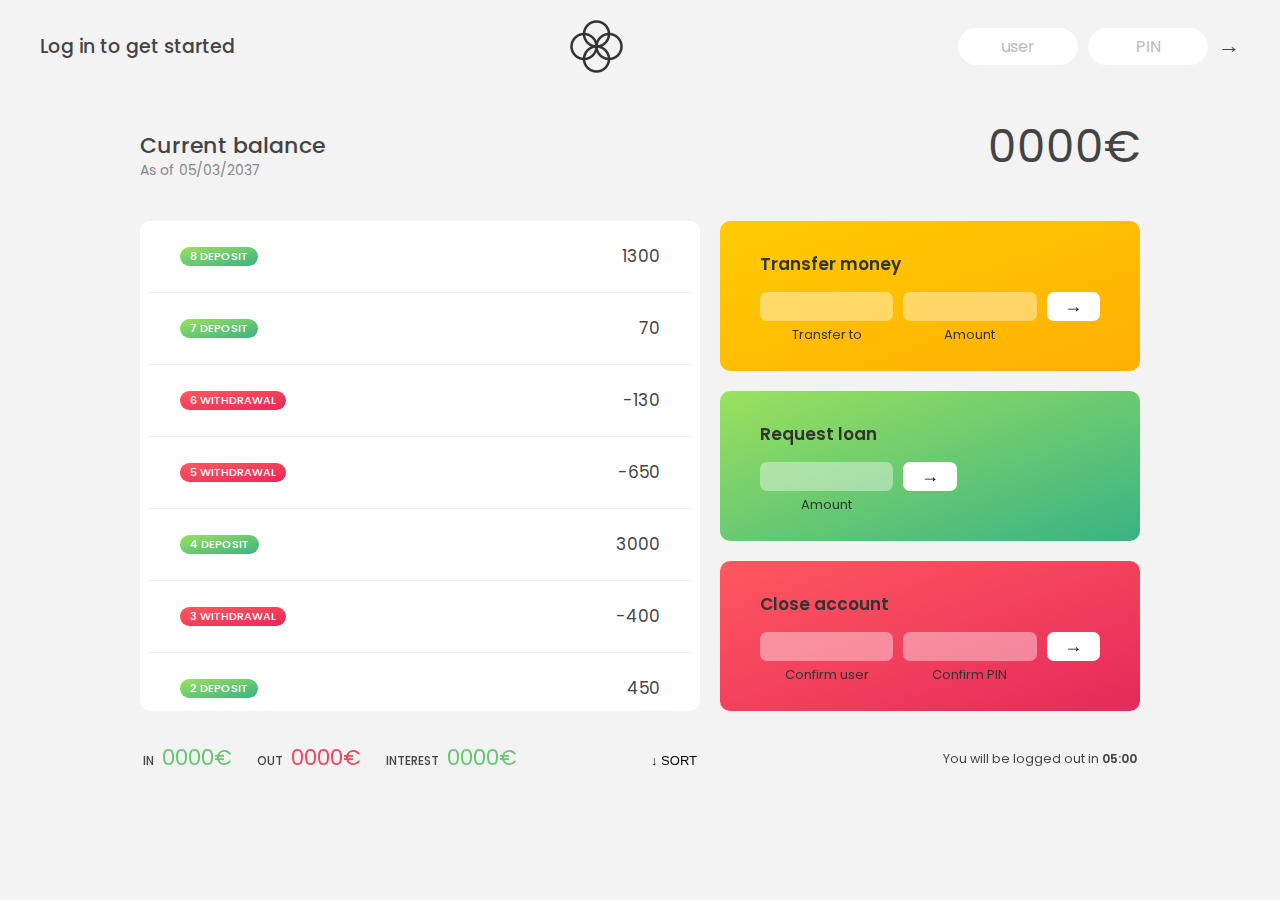
<file: Array_deepDive/index.html>
<!DOCTYPE html>
<html lang="en">
  <head>
    <meta charset="UTF-8" />
    <meta name="viewport" content="width=device-width, initial-scale=1.0" />
    <meta http-equiv="X-UA-Compatible" content="ie=edge" />
    <link rel="shortcut icon" type="image/png" href="/icon.png" />

    <link href="https://fonts.googleapis.com/css?family=Poppins:400,500,600&display=swap" rel="stylesheet" />

    <link rel="stylesheet" href="style.css" />
    <title>Bankist</title>
  </head>
  <body>
    <!-- TOP NAVIGATION -->
    <nav>
      <p class="welcome">Log in to get started</p>
      <img src="logo.png" alt="Logo" class="logo" />
      <form class="login">
        <input type="text" placeholder="user" class="login__input login__input--user" />
        <!-- In practice, use type="password" -->
        <input type="text" placeholder="PIN" maxlength="4" class="login__input login__input--pin" />
        <button class="login__btn">&rarr;</button>
      </form>
    </nav>

    <main class="app">
      <!-- BALANCE -->
      <div class="balance">
        <div>
          <p class="balance__label">Current balance</p>
          <p class="balance__date">As of <span class="date">05/03/2037</span></p>
        </div>
        <p class="balance__value">0000€</p>
      </div>

      <!-- MOVEMENTS -->
      <div class="movements">
        <div class="movements__row">
          <div class="movements__type movements__type--deposit">2 deposit</div>
          <div class="movements__date">3 days ago</div>
          <div class="movements__value">4 000€</div>
        </div>
        <div class="movements__row">
          <div class="movements__type movements__type--withdrawal">1 withdrawal</div>
          <div class="movements__date">24/01/2037</div>
          <div class="movements__value">-378€</div>
        </div>
      </div>

      <!-- SUMMARY -->
      <div class="summary">
        <p class="summary__label">In</p>
        <p class="summary__value summary__value--in">0000€</p>
        <p class="summary__label">Out</p>
        <p class="summary__value summary__value--out">0000€</p>
        <p class="summary__label">Interest</p>
        <p class="summary__value summary__value--interest">0000€</p>
        <button class="btn--sort">&downarrow; SORT</button>
      </div>

      <!-- OPERATION: TRANSFERS -->
      <div class="operation operation--transfer">
        <h2>Transfer money</h2>
        <form class="form form--transfer">
          <input type="text" class="form__input form__input--to" />
          <input type="number" class="form__input form__input--amount" />
          <button class="form__btn form__btn--transfer">&rarr;</button>
          <label class="form__label">Transfer to</label>
          <label class="form__label">Amount</label>
        </form>
      </div>

      <!-- OPERATION: LOAN -->
      <div class="operation operation--loan">
        <h2>Request loan</h2>
        <form class="form form--loan">
          <input type="number" class="form__input form__input--loan-amount" />
          <button class="form__btn form__btn--loan">&rarr;</button>
          <label class="form__label form__label--loan">Amount</label>
        </form>
      </div>

      <!-- OPERATION: CLOSE -->
      <div class="operation operation--close">
        <h2>Close account</h2>
        <form class="form form--close">
          <input type="text" class="form__input form__input--user" />
          <input type="password" maxlength="6" class="form__input form__input--pin" />
          <button class="form__btn form__btn--close">&rarr;</button>
          <label class="form__label">Confirm user</label>
          <label class="form__label">Confirm PIN</label>
        </form>
      </div>

      <!-- LOGOUT TIMER -->
      <p class="logout-timer">You will be logged out in <span class="timer">05:00</span></p>
    </main>

    <!-- <footer>
      &copy; by Jonas Schmedtmann. Don't claim as your own :)
    </footer> -->

    <script src="script.js"></script>
  </body>
</html>
</file>
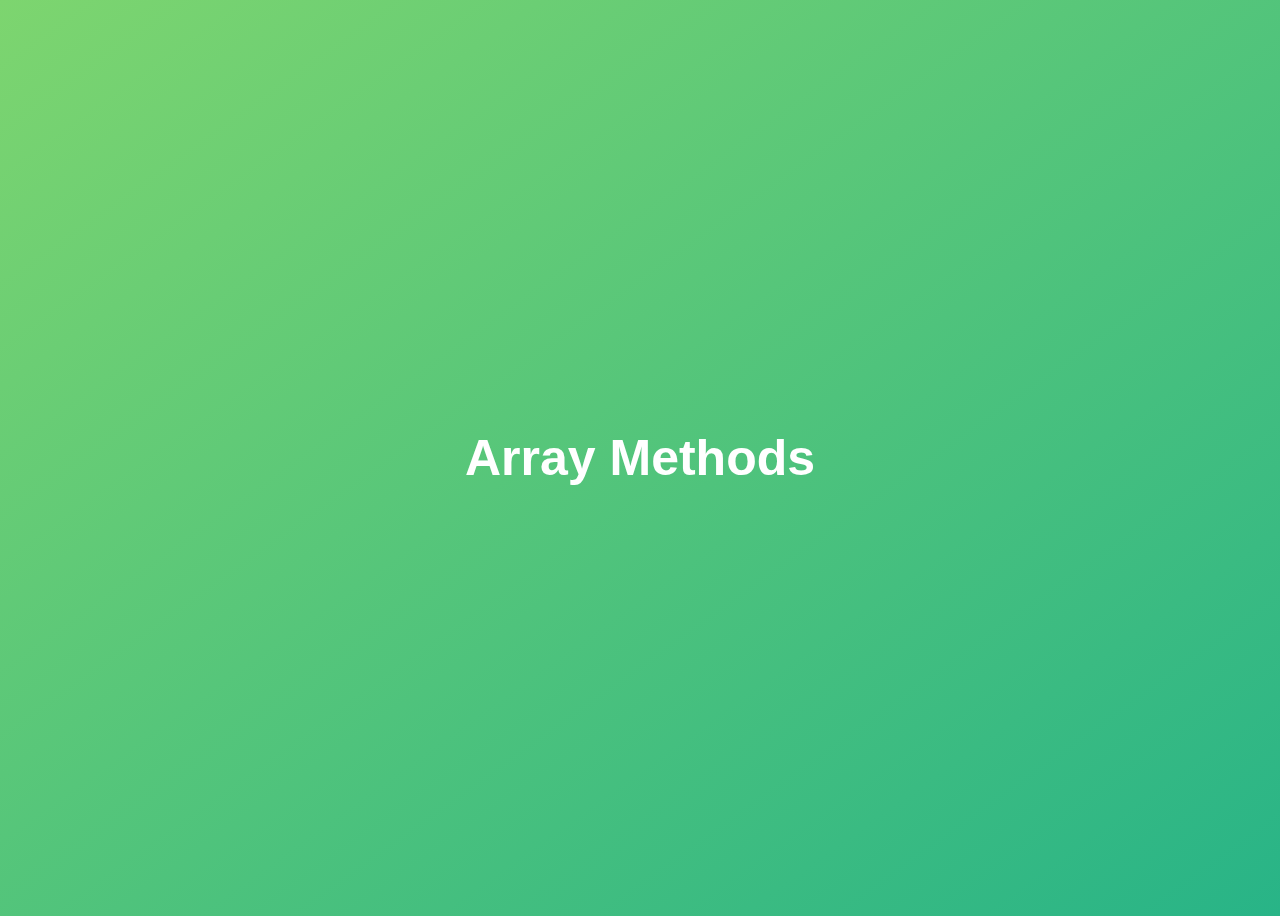
<file: arrayMethods/index.html>
<!DOCTYPE html>
<html lang="en">
  <head>
    <meta charset="UTF-8" />
    <meta name="viewport" content="width=device-width, initial-scale=1.0" />
    <meta http-equiv="X-UA-Compatible" content="ie=edge" />
    <title>Data Structures and Modern Operators</title>
    <style>
      body {
        height: 100vh;
        display: flex;
        align-items: center;
        background: linear-gradient(to top left, #28b487, #7dd56f);
      }
      h1 {
        font-family: sans-serif;
        font-size: 50px;
        line-height: 1.3;
        width: 100%;
        padding: 30px;
        text-align: center;
        color: white;
      }
      button {
        width: 50px;
        height: 20px;
        margin: 10px;
      }
      textarea {
        width: 300px;
        height: 100px;
      }
    </style>
  </head>
  <body>
    <h1>Array Methods</h1>
    <script src="/arrayMethods/index.js"></script>
  </body>
</html>
</file>
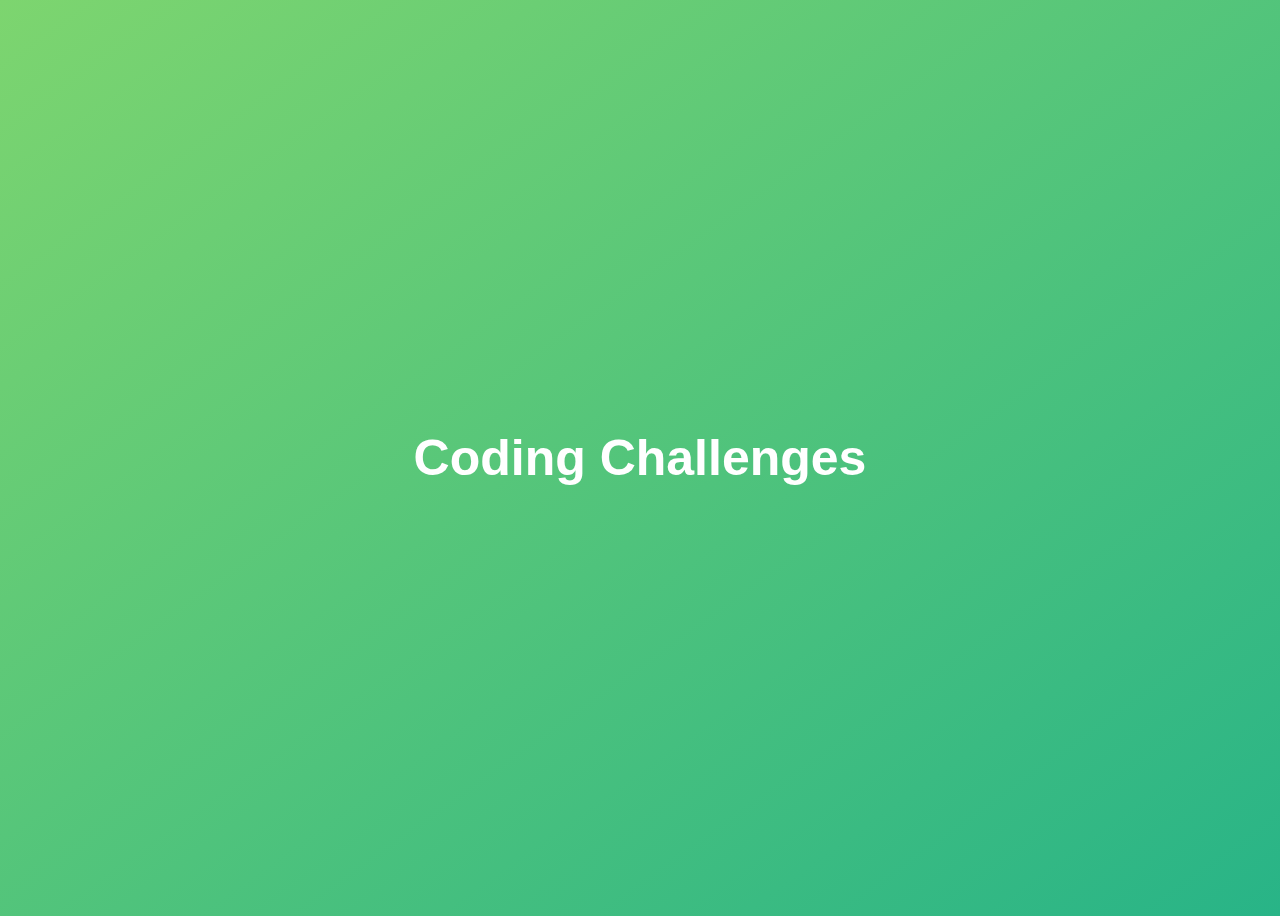
<file: codingChallenges/index.html>
<!DOCTYPE html>
<html lang="en">
  <head>
    <meta charset="UTF-8" />
    <meta name="viewport" content="width=device-width, initial-scale=1.0" />
    <meta http-equiv="X-UA-Compatible" content="ie=edge" />
    <title>Coding Challenges</title>
    <style>
      body {
        height: 100vh;
        display: flex;
        align-items: center;
        background: linear-gradient(to top left, #28b487, #7dd56f);
      }
      h1 {
        font-family: sans-serif;
        font-size: 50px;
        line-height: 1.3;
        width: 100%;
        padding: 30px;
        text-align: center;
        color: white;
      }
      button {
        width: 50px;
        height: 20px;
        margin: 10px;
      }
      textarea {
        width: 300px;
        height: 100px;
      }
    </style>
  </head>
  <body>
    <h1>Coding Challenges</h1>
    <script src="/codingChallenges/app.js"></script>
  </body>
</html>
</file>
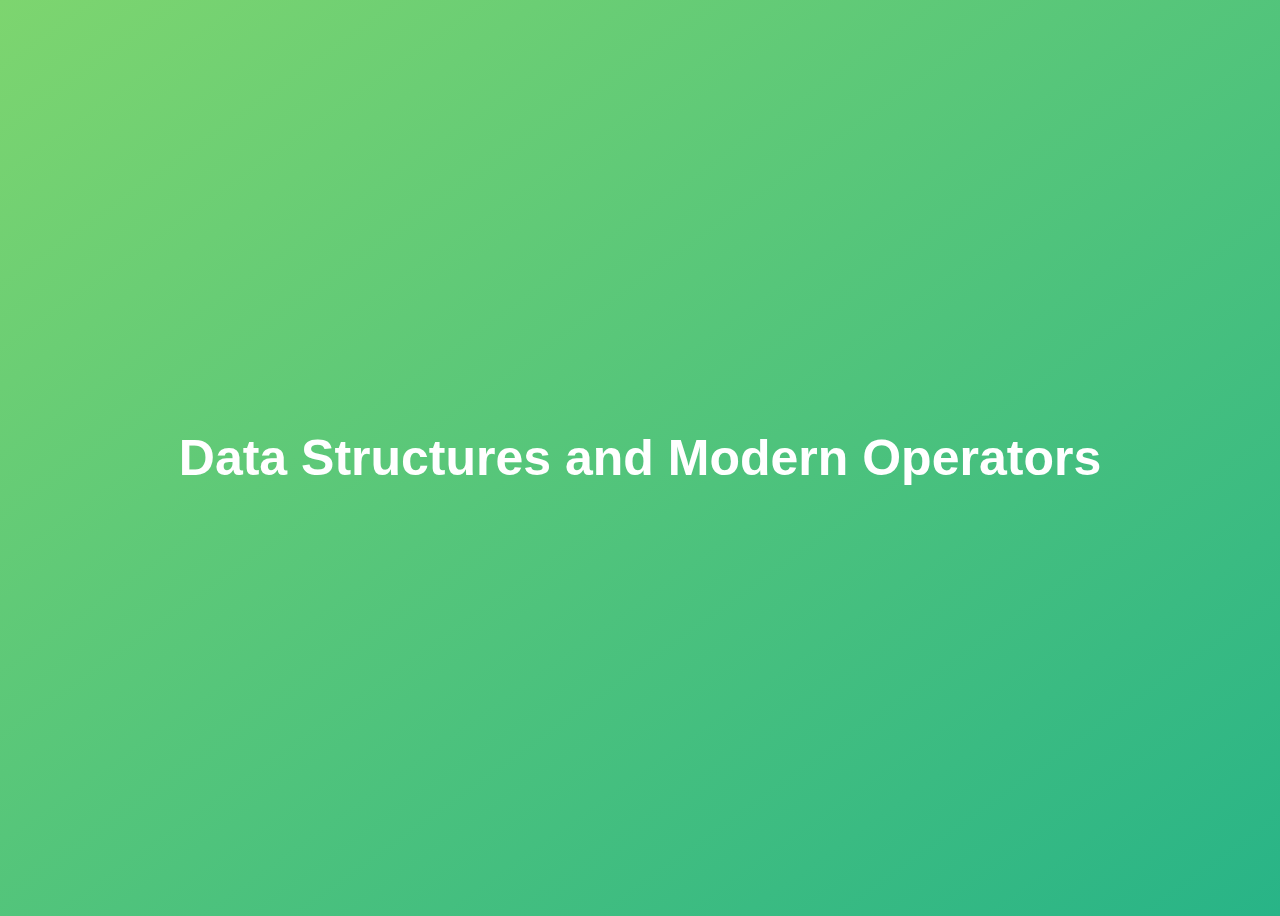
<file: Destructing_arrays/index.html>
<!DOCTYPE html>
<html lang="en">
  <head>
    <meta charset="UTF-8" />
    <meta name="viewport" content="width=device-width, initial-scale=1.0" />
    <meta http-equiv="X-UA-Compatible" content="ie=edge" />
    <title>Data Structures and Modern Operators</title>
    <style>
      body {
        height: 100vh;
        display: flex;
        align-items: center;
        background: linear-gradient(to top left, #28b487, #7dd56f);
      }
      h1 {
        font-family: sans-serif;
        font-size: 50px;
        line-height: 1.3;
        width: 100%;
        padding: 30px;
        text-align: center;
        color: white;
      }
      button {
        width: 50px;
        height: 20px;
        margin: 10px;
      }
      textarea {
        width: 300px;
        height: 100px;
      }
    </style>
  </head>
  <body>
    <h1>Data Structures and Modern Operators</h1>
    <script src="script.js"></script>
  </body>
</html>
</file>
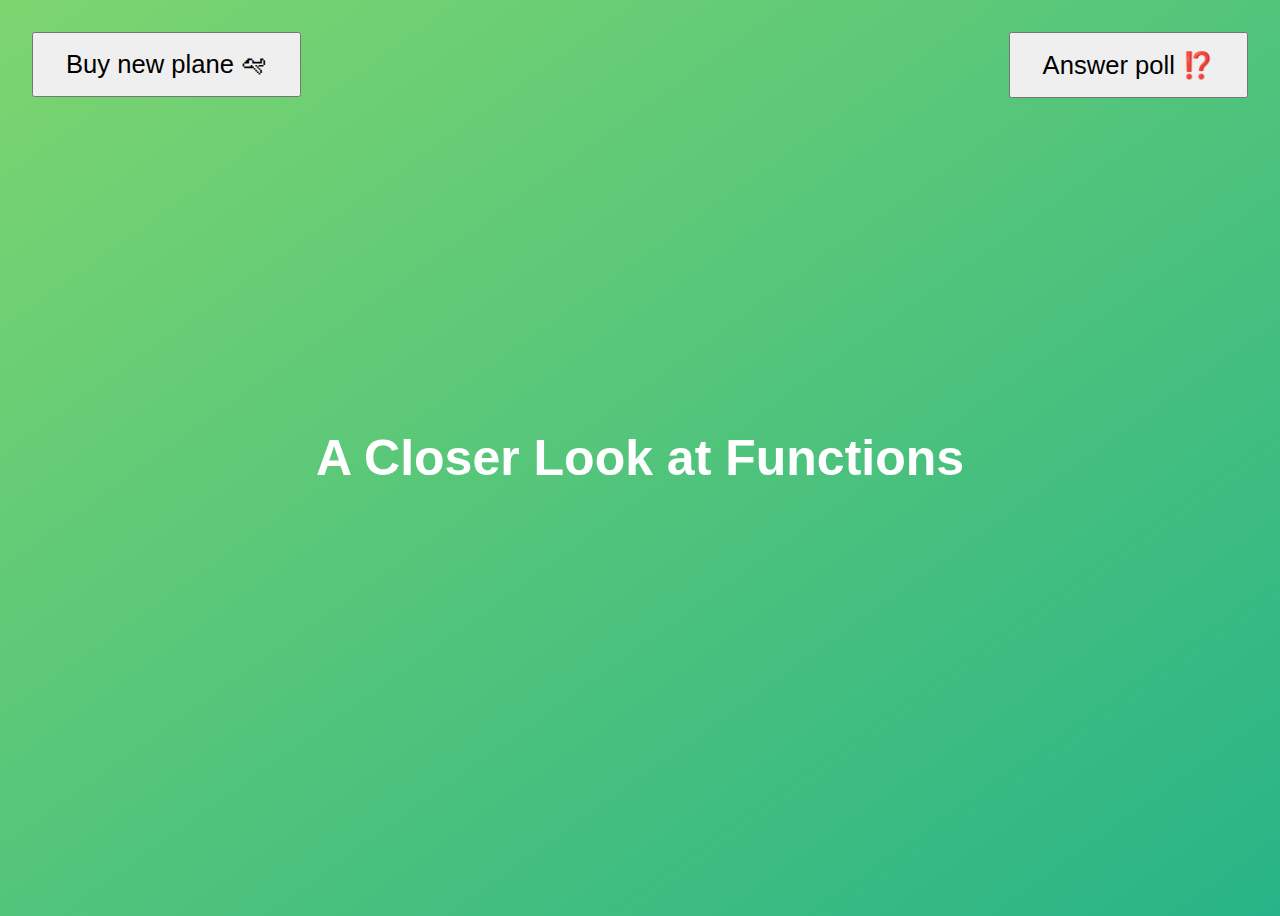
<file: Functions/index.html>
<!DOCTYPE html>
<html lang="en">
  <head>
    <meta charset="UTF-8" />
    <meta name="viewport" content="width=device-width, initial-scale=1.0" />
    <meta http-equiv="X-UA-Compatible" content="ie=edge" />
    <title>A Closer Look at Functions</title>
    <style>
      body {
        height: 100vh;
        display: flex;
        align-items: center;
        background: linear-gradient(to top left, #28b487, #7dd56f);
      }
      h1 {
        font-family: sans-serif;
        font-size: 50px;
        line-height: 1.3;
        width: 100%;
        padding: 30px;
        text-align: center;
        color: white;
      }
      .buy,
      .poll {
        font-size: 1.6rem;
        padding: 1rem 2rem;
        position: absolute;
        top: 2rem;
      }
      .buy {
        left: 2rem;
      }
      .poll {
        right: 2rem;
      }
    </style>
  </head>
  <body>
    <h1>A Closer Look at Functions</h1>
    <button class="buy">Buy new plane 🛩</button>
    <button class="poll">Answer poll ⁉️</button>
    <script src="script.js"></script>
  </body>
</html>
</file>
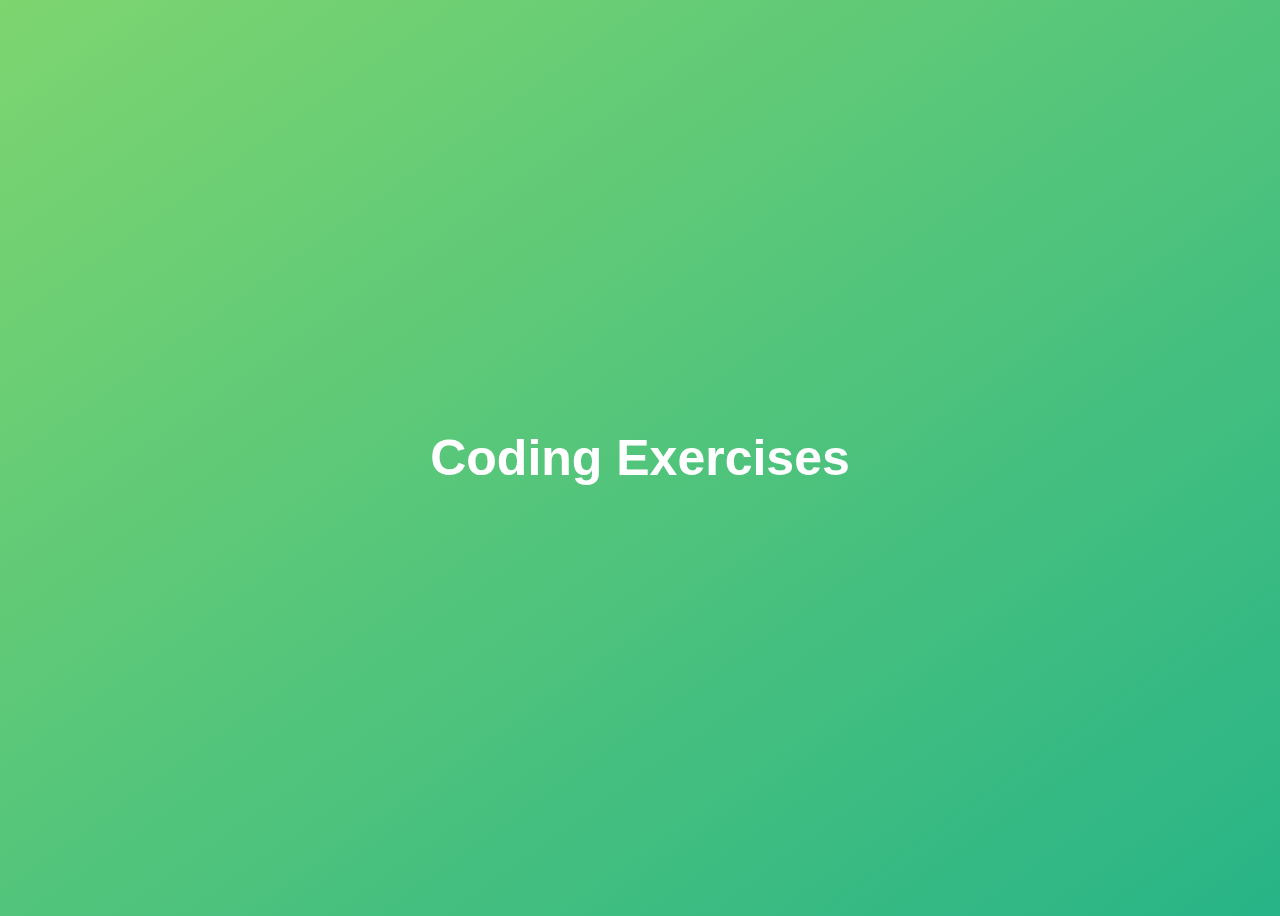
<file: JsExercises/index.html>
<!DOCTYPE html>
<html lang="en">
  <head>
    <meta charset="UTF-8" />
    <meta name="viewport" content="width=device-width, initial-scale=1.0" />
    <meta http-equiv="X-UA-Compatible" content="ie=edge" />
    <title>Coding Exercises</title>
    <style>
      body {
        height: 100vh;
        display: flex;
        align-items: center;
        background: linear-gradient(to top left, #28b487, #7dd56f);
      }
      h1 {
        font-family: sans-serif;
        font-size: 50px;
        line-height: 1.3;
        width: 100%;
        padding: 30px;
        text-align: center;
        color: white;
      }
      button {
        width: 50px;
        height: 20px;
        margin: 10px;
      }
      textarea {
        width: 300px;
        height: 100px;
      }
    </style>
  </head>
  <body>
    <h1>Coding Exercises</h1>
    <script src="exercise.js"></script>
  </body>
</html>
</file>
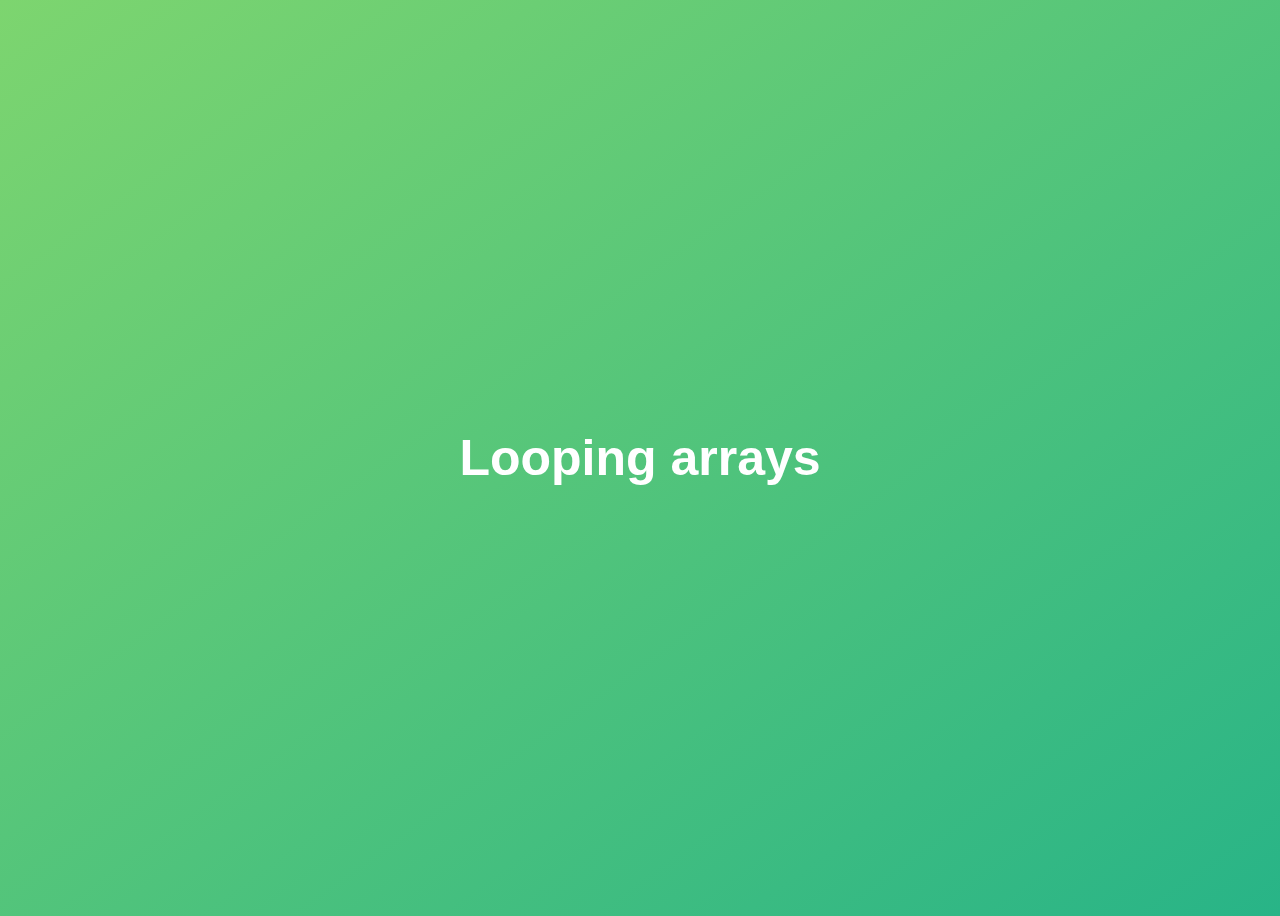
<file: looping_Arrays/index.html>
<!DOCTYPE html>
<html lang="en">
  <head>
    <meta charset="UTF-8" />
    <meta name="viewport" content="width=device-width, initial-scale=1.0" />
    <meta http-equiv="X-UA-Compatible" content="ie=edge" />
    <title>Data Structures and Modern Operators</title>
    <style>
      body {
        height: 100vh;
        display: flex;
        align-items: center;
        background: linear-gradient(to top left, #28b487, #7dd56f);
      }
      h1 {
        font-family: sans-serif;
        font-size: 50px;
        line-height: 1.3;
        width: 100%;
        padding: 30px;
        text-align: center;
        color: white;
      }
      button {
        width: 50px;
        height: 20px;
        margin: 10px;
      }
      textarea {
        width: 300px;
        height: 100px;
      }
    </style>
  </head>
  <body>
    <h1>Looping arrays</h1>
    <script src="/looping_Arrays/script.js"></script>
  </body>
</html>
</file>
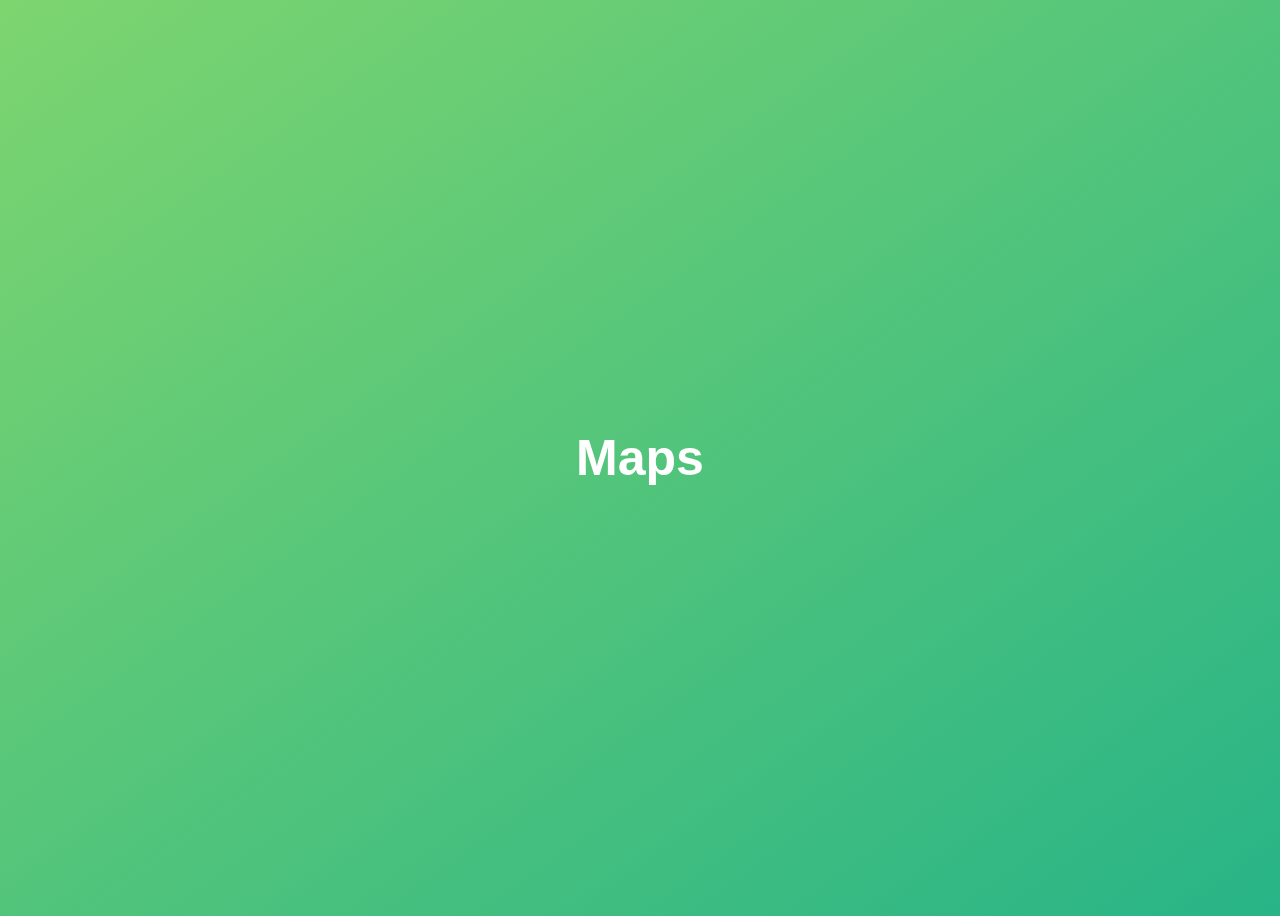
<file: maps/index.html>
<!DOCTYPE html>
<html lang="en">
  <head>
    <meta charset="UTF-8" />
    <meta name="viewport" content="width=device-width, initial-scale=1.0" />
    <meta http-equiv="X-UA-Compatible" content="ie=edge" />
    <title>Data Structures and Modern Operators</title>
    <style>
      body {
        height: 100vh;
        display: flex;
        align-items: center;
        background: linear-gradient(to top left, #28b487, #7dd56f);
      }
      h1 {
        font-family: sans-serif;
        font-size: 50px;
        line-height: 1.3;
        width: 100%;
        padding: 30px;
        text-align: center;
        color: white;
      }
      button {
        width: 50px;
        height: 20px;
        margin: 10px;
      }
      textarea {
        width: 300px;
        height: 100px;
      }
    </style>
  </head>
  <body>
    <h1>Maps</h1>
    <script src="/maps/script.js"></script>
  </body>
</html>
</file>
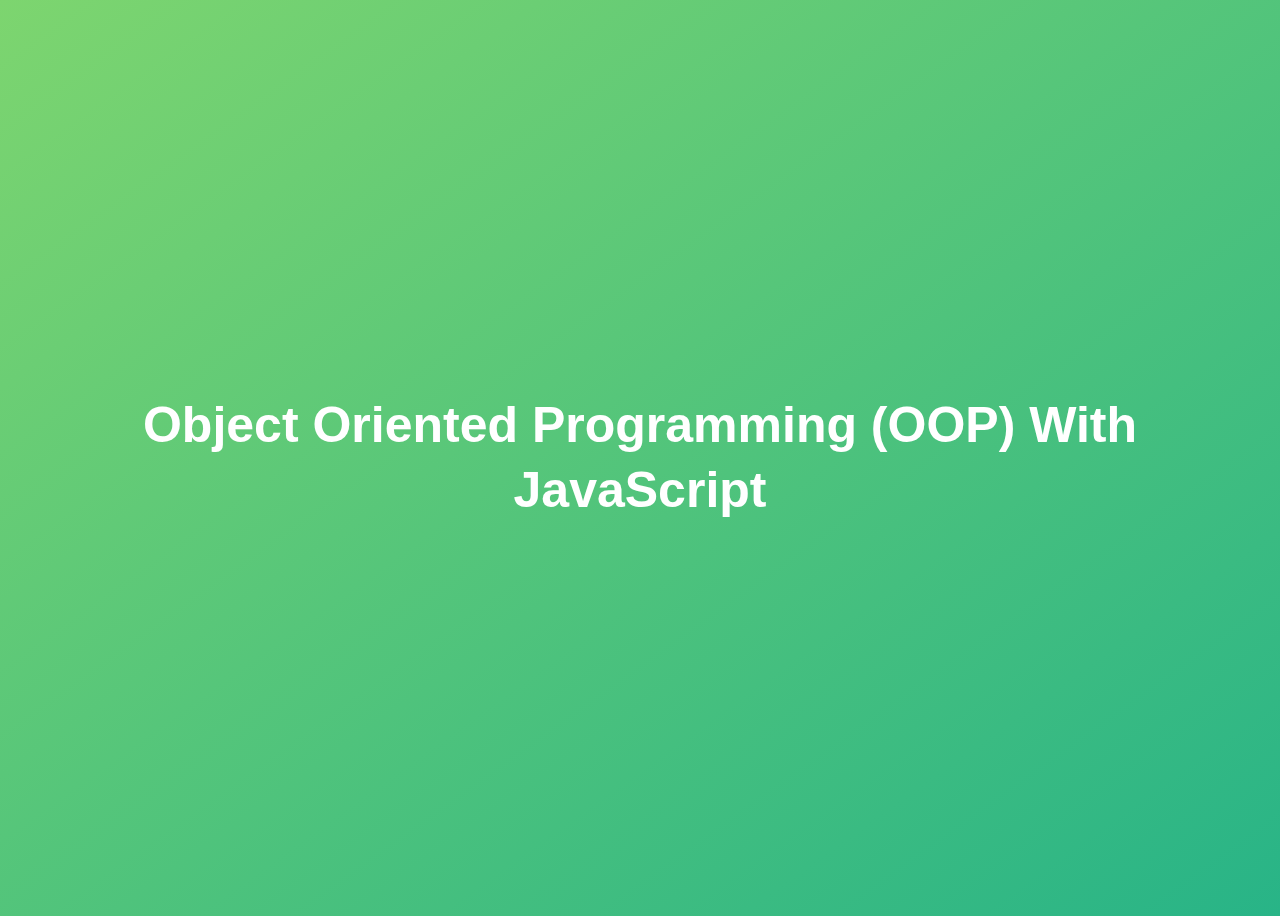
<file: OOP/index.html>
<!DOCTYPE html>
<html lang="en">
  <head>
    <meta charset="UTF-8" />
    <meta name="viewport" content="width=device-width, initial-scale=1.0" />
    <meta http-equiv="X-UA-Compatible" content="ie=edge" />
    <title>Object Oriented Programming (OOP) With JavaScript</title>
    <style>
      body {
        height: 100vh;
        display: flex;
        align-items: center;
        background: linear-gradient(to top left, #28b487, #7dd56f);
      }
      h1 {
        font-family: sans-serif;
        font-size: 50px;
        line-height: 1.3;
        width: 100%;
        padding: 30px;
        text-align: center;
        color: white;
      }
    </style>
    <script defer src="script.js"></script>
  </head>
  <body>
    <h1>Object Oriented Programming (OOP) With JavaScript</h1>
  </body>
</html>
</file>
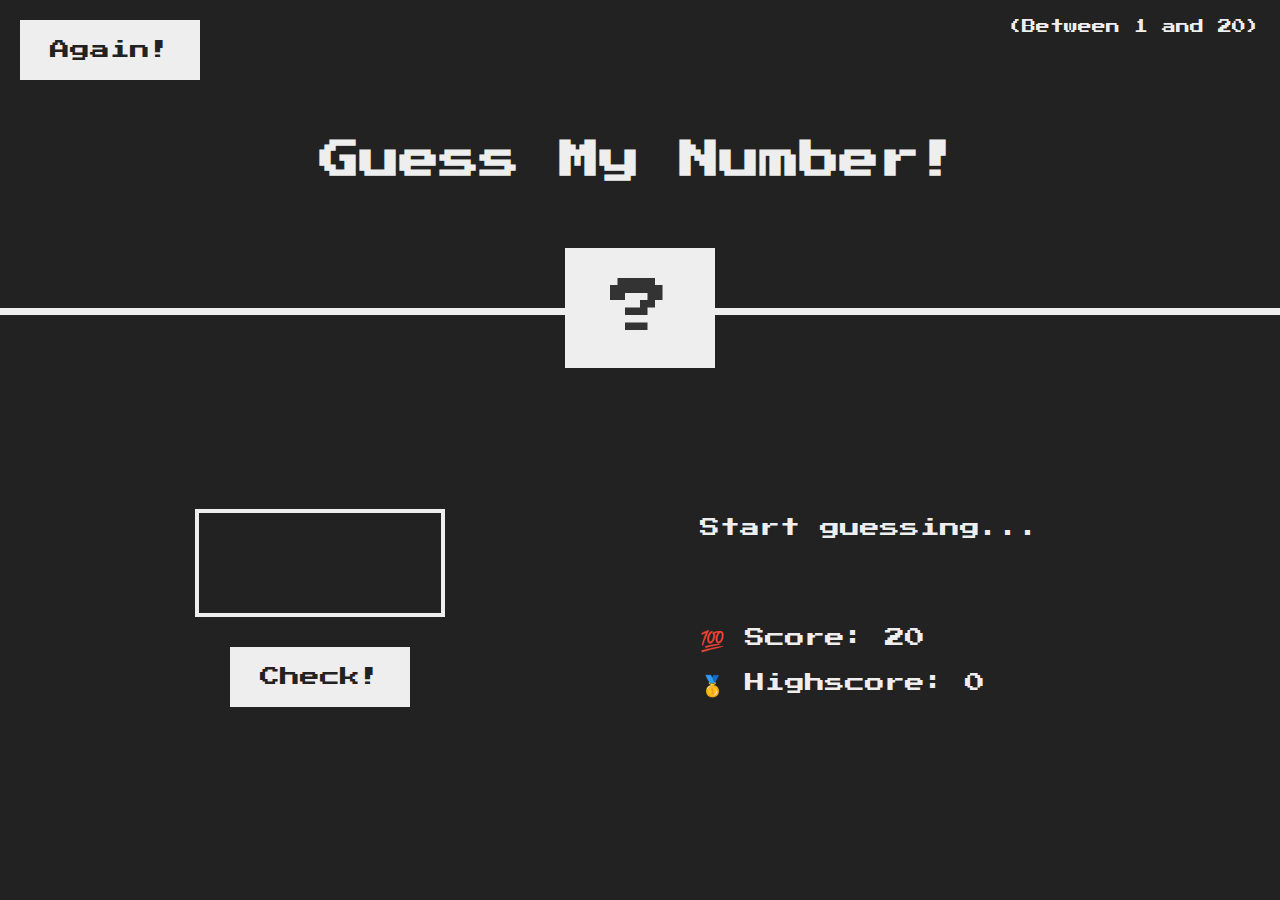
<file: Project/index.html>
<!DOCTYPE html>
<html lang="en">
  <head>
    <meta charset="UTF-8" />
    <meta name="viewport" content="width=device-width, initial-scale=1.0" />
    <meta http-equiv="X-UA-Compatible" content="ie=edge" />
    <link rel="stylesheet" href="style.css" />
    <title>Guess My Number!</title>
    <link rel="shortcut icon" href="#" />
  </head>
  <body>
    <header>
      <h1>Guess My Number!</h1>
      <p class="between">(Between 1 and 20)</p>
      <button class="btn again">Again!</button>
      <div class="number">?</div>
    </header>
    <main>
      <section class="left">
        <input type="number" class="guess" />
        <button class="btn check">Check!</button>
      </section>
      <section class="right">
        <p class="message">Start guessing...</p>
        <p class="label-score">💯 Score: <span class="score">20</span></p>
        <p class="label-highscore">
          🥇 Highscore: <span class="highscore">0</span>
        </p>
      </section>
    </main>
    <script src="/Project/app.js"></script>
  </body>
</html>
</file>
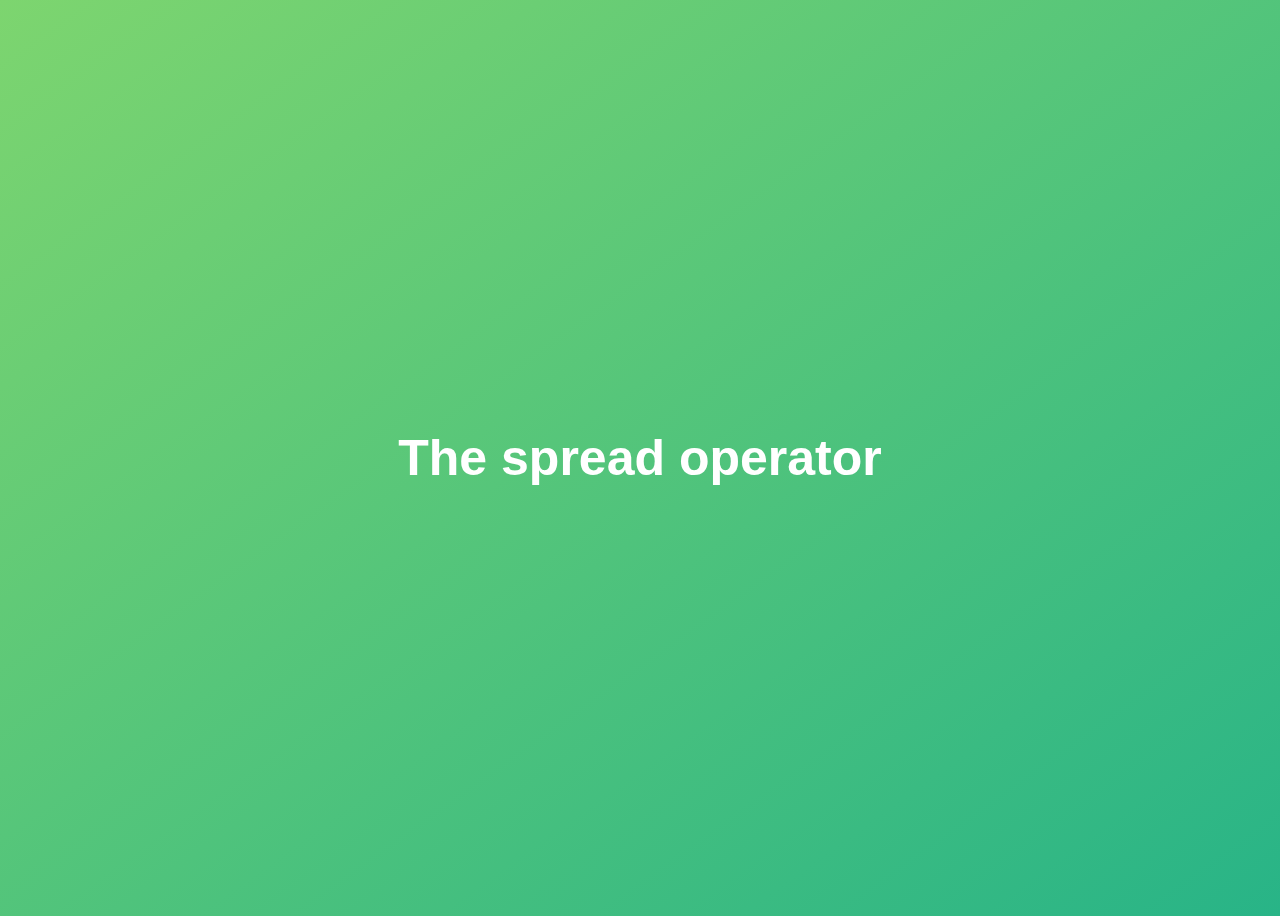
<file: spreadOperator/index.html>
<!DOCTYPE html>
<html lang="en">
  <head>
    <meta charset="UTF-8" />
    <meta name="viewport" content="width=device-width, initial-scale=1.0" />
    <meta http-equiv="X-UA-Compatible" content="ie=edge" />
    <title>Data Structures and Modern Operators</title>
    <style>
      body {
        height: 100vh;
        display: flex;
        align-items: center;
        background: linear-gradient(to top left, #28b487, #7dd56f);
      }
      h1 {
        font-family: sans-serif;
        font-size: 50px;
        line-height: 1.3;
        width: 100%;
        padding: 30px;
        text-align: center;
        color: white;
      }
      button {
        width: 50px;
        height: 20px;
        margin: 10px;
      }
      textarea {
        width: 300px;
        height: 100px;
      }
    </style>
  </head>
  <body>
    <h1>The spread operator</h1>
    <script src="/spreadOperator/script.js"></script>
  </body>
</html>
</file>
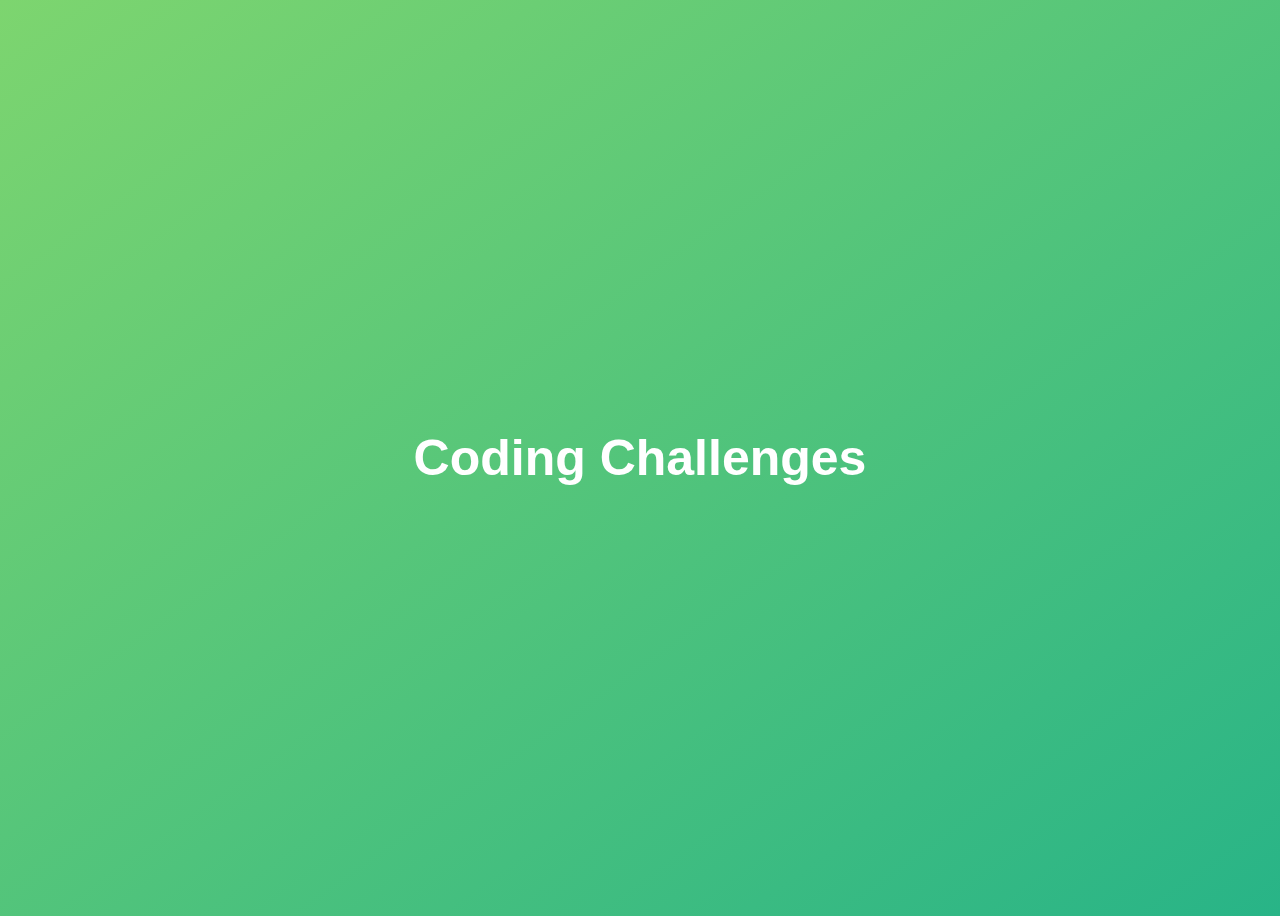
<file: trials/index.html>
<!DOCTYPE html>
<html lang="en">
  <head>
    <meta charset="UTF-8" />
    <meta name="viewport" content="width=device-width, initial-scale=1.0" />
    <meta http-equiv="X-UA-Compatible" content="ie=edge" />
    <title>Trials from gpt </title>
    <style>
      body {
        height: 100vh;
        display: flex;
        align-items: center;
        background: linear-gradient(to top left, #28b487, #7dd56f);
      }
      h1 {
        font-family: sans-serif;
        font-size: 50px;
        line-height: 1.3;
        width: 100%;
        padding: 30px;
        text-align: center;
        color: white;
      }
      button {
        width: 50px;
        height: 20px;
        margin: 10px;
      }
      textarea {
        width: 300px;
        height: 100px;
      }
    </style>
  </head>
  <body>
    <h1>Coding Challenges</h1>
    <script src="/trials/script.js"></script>
  </body>
</html>
</file>
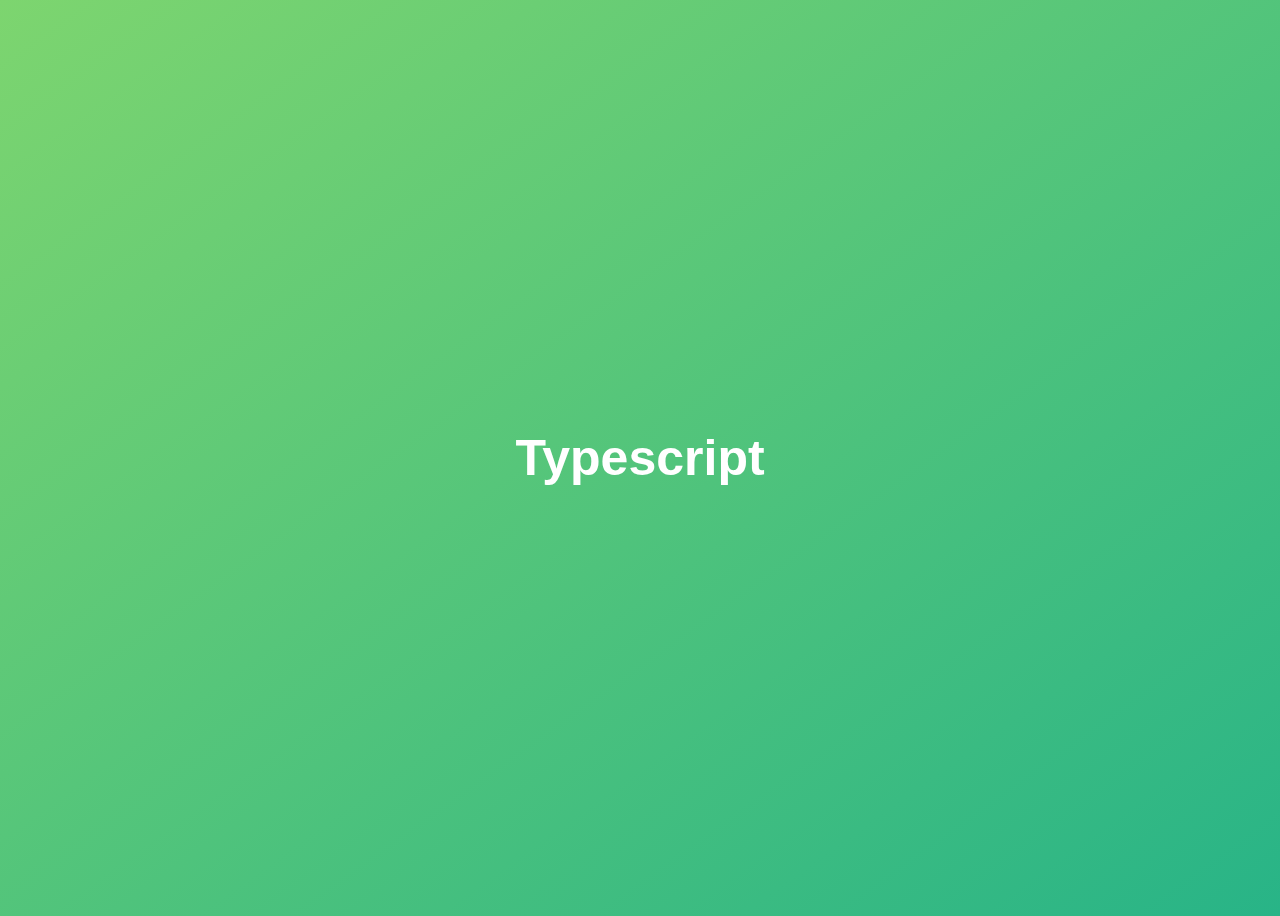
<file: Ty/index.html>
<!DOCTYPE html>
<html lang="en">
  <head>
    <meta charset="UTF-8" />
    <meta name="viewport" content="width=device-width, initial-scale=1.0" />
    <meta http-equiv="X-UA-Compatible" content="ie=edge" />
    <title>Data Structures and Modern Operators</title>
    <style>
      body {
        height: 100vh;
        display: flex;
        align-items: center;
        background: linear-gradient(to top left, #28b487, #7dd56f);
      }
      h1 {
        font-family: sans-serif;
        font-size: 50px;
        line-height: 1.3;
        width: 100%;
        padding: 30px;
        text-align: center;
        color: white;
      }
      button {
        width: 50px;
        height: 20px;
        margin: 10px;
      }
      textarea {
        width: 300px;
        height: 100px;
      }
    </style>
  </head>
  <body>
    <h1>Typescript</h1>
    <script src="/Ty/index.ts"></script>
  </body>
</html>
</file>
<file: Array_deepDive/style.css>
/*
 * Use this CSS to learn some intersting techniques,
 * in case you're wondering how I built the UI.
 * Have fun! 😁
 */

* {
  margin: 0;
  padding: 0;
  box-sizing: inherit;
}

html {
  font-size: 62.5%;
  box-sizing: border-box;
}

body {
  font-family: "Poppins", sans-serif;
  color: #444;
  background-color: #f3f3f3;
  height: 100vh;
  padding: 2rem;
}

nav {
  display: flex;
  justify-content: space-between;
  align-items: center;
  padding: 0 2rem;
}

.welcome {
  font-size: 1.9rem;
  font-weight: 500;
}

.logo {
  height: 5.25rem;
}

.login {
  display: flex;
}

.login__input {
  border: none;
  padding: 0.5rem 2rem;
  font-size: 1.6rem;
  font-family: inherit;
  text-align: center;
  width: 12rem;
  border-radius: 10rem;
  margin-right: 1rem;
  color: inherit;
  border: 1px solid #fff;
  transition: all 0.3s;
}

.login__input:focus {
  outline: none;
  border: 1px solid #ccc;
}

.login__input::placeholder {
  color: #bbb;
}

.login__btn {
  border: none;
  background: none;
  font-size: 2.2rem;
  color: inherit;
  cursor: pointer;
  transition: all 0.3s;
}

.login__btn:hover,
.login__btn:focus,
.btn--sort:hover,
.btn--sort:focus {
  outline: none;
  color: #777;
}

/* MAIN */
.app {
  position: relative;
  max-width: 100rem;
  margin: 4rem auto;
  display: grid;
  grid-template-columns: 4fr 3fr;
  grid-template-rows: auto repeat(3, 15rem) auto;
  gap: 2rem;

  /* NOTE This creates the fade in/out anumation */
  /* opacity: 0; */
  transition: all 1s;
}

.balance {
  grid-column: 1 / span 2;
  display: flex;
  align-items: flex-end;
  justify-content: space-between;
  margin-bottom: 2rem;
}

.balance__label {
  font-size: 2.2rem;
  font-weight: 500;
  margin-bottom: -0.2rem;
}

.balance__date {
  font-size: 1.4rem;
  color: #888;
}

.balance__value {
  font-size: 4.5rem;
  font-weight: 400;
}

/* MOVEMENTS */
.movements {
  grid-row: 2 / span 3;
  background-color: #fff;
  border-radius: 1rem;
  overflow: scroll;
}

.movements__row {
  padding: 2.25rem 4rem;
  display: flex;
  align-items: center;
  border-bottom: 1px solid #eee;
}

.movements__type {
  font-size: 1.1rem;
  text-transform: uppercase;
  font-weight: 500;
  color: #fff;
  padding: 0.1rem 1rem;
  border-radius: 10rem;
  margin-right: 2rem;
}

.movements__date {
  font-size: 1.1rem;
  text-transform: uppercase;
  font-weight: 500;
  color: #666;
}

.movements__type--deposit {
  background-image: linear-gradient(to top left, #39b385, #9be15d);
}

.movements__type--withdrawal {
  background-image: linear-gradient(to top left, #e52a5a, #ff585f);
}

.movements__value {
  font-size: 1.7rem;
  margin-left: auto;
}

/* SUMMARY */
.summary {
  grid-row: 5 / 6;
  display: flex;
  align-items: baseline;
  padding: 0 0.3rem;
  margin-top: 1rem;
}

.summary__label {
  font-size: 1.2rem;
  font-weight: 500;
  text-transform: uppercase;
  margin-right: 0.8rem;
}

.summary__value {
  font-size: 2.2rem;
  margin-right: 2.5rem;
}

.summary__value--in,
.summary__value--interest {
  color: #66c873;
}

.summary__value--out {
  color: #f5465d;
}

.btn--sort {
  margin-left: auto;
  border: none;
  background: none;
  font-size: 1.3rem;
  font-weight: 500;
  cursor: pointer;
}

/* OPERATIONS */
.operation {
  border-radius: 1rem;
  padding: 3rem 4rem;
  color: #333;
}

.operation--transfer {
  background-image: linear-gradient(to top left, #ffb003, #ffcb03);
}

.operation--loan {
  background-image: linear-gradient(to top left, #39b385, #9be15d);
}

.operation--close {
  background-image: linear-gradient(to top left, #e52a5a, #ff585f);
}

h2 {
  margin-bottom: 1.5rem;
  font-size: 1.7rem;
  font-weight: 600;
  color: #333;
}

.form {
  display: grid;
  grid-template-columns: 2.5fr 2.5fr 1fr;
  grid-template-rows: auto auto;
  gap: 0.4rem 1rem;
}

/* Exceptions for interst */
.form.form--loan {
  grid-template-columns: 2.5fr 1fr 2.5fr;
}
.form__label--loan {
  grid-row: 2;
}
/* End exceptions */

.form__input {
  width: 100%;
  border: none;
  background-color: rgba(255, 255, 255, 0.4);
  font-family: inherit;
  font-size: 1.5rem;
  text-align: center;
  color: #333;
  padding: 0.3rem 1rem;
  border-radius: 0.7rem;
  transition: all 0.3s;
}

.form__input:focus {
  outline: none;
  background-color: rgba(255, 255, 255, 0.6);
}

.form__label {
  font-size: 1.3rem;
  text-align: center;
}

.form__btn {
  border: none;
  border-radius: 0.7rem;
  font-size: 1.8rem;
  background-color: #fff;
  cursor: pointer;
  transition: all 0.3s;
}

.form__btn:focus {
  outline: none;
  background-color: rgba(255, 255, 255, 0.8);
}

.logout-timer {
  padding: 0 0.3rem;
  margin-top: 1.9rem;
  text-align: right;
  font-size: 1.25rem;
}

.timer {
  font-weight: 600;
}
</file>
<file: Project/style.css>
@import url("https://fonts.googleapis.com/css?family=Press+Start+2P&display=swap");

* {
  margin: 0;
  padding: 0;
  box-sizing: inherit;
}

html {
  font-size: 62.5%;
  box-sizing: border-box;
}

body {
  font-family: "Press Start 2P", sans-serif;
  color: #eee;
  background-color: #222;
  /* background-color: #60b347; */
}

/* LAYOUT */
header {
  position: relative;
  height: 35vh;
  border-bottom: 7px solid #eee;
}

main {
  height: 65vh;
  color: #eee;
  display: flex;
  align-items: center;
  justify-content: space-around;
}

.left {
  width: 52rem;
  display: flex;
  flex-direction: column;
  align-items: center;
}

.right {
  width: 52rem;
  font-size: 2rem;
}

/* ELEMENTS STYLE */
h1 {
  font-size: 4rem;
  text-align: center;
  position: absolute;
  width: 100%;
  top: 52%;
  left: 50%;
  transform: translate(-50%, -50%);
}

.number {
  background: #eee;
  color: #333;
  font-size: 6rem;
  width: 15rem;
  padding: 3rem 0rem;
  text-align: center;
  position: absolute;
  bottom: 0;
  left: 50%;
  transform: translate(-50%, 50%);
}

.between {
  font-size: 1.4rem;
  position: absolute;
  top: 2rem;
  right: 2rem;
}

.again {
  position: absolute;
  top: 2rem;
  left: 2rem;
}

.guess {
  background: none;
  border: 4px solid #eee;
  font-family: inherit;
  color: inherit;
  font-size: 5rem;
  padding: 2.5rem;
  width: 25rem;
  text-align: center;
  display: block;
  margin-bottom: 3rem;
}

.btn {
  border: none;
  background-color: #eee;
  color: #222;
  font-size: 2rem;
  font-family: inherit;
  padding: 2rem 3rem;
  cursor: pointer;
}

.btn:hover {
  background-color: #ccc;
}

.message {
  margin-bottom: 8rem;
  height: 3rem;
}

.label-score {
  margin-bottom: 2rem;
}
</file>
